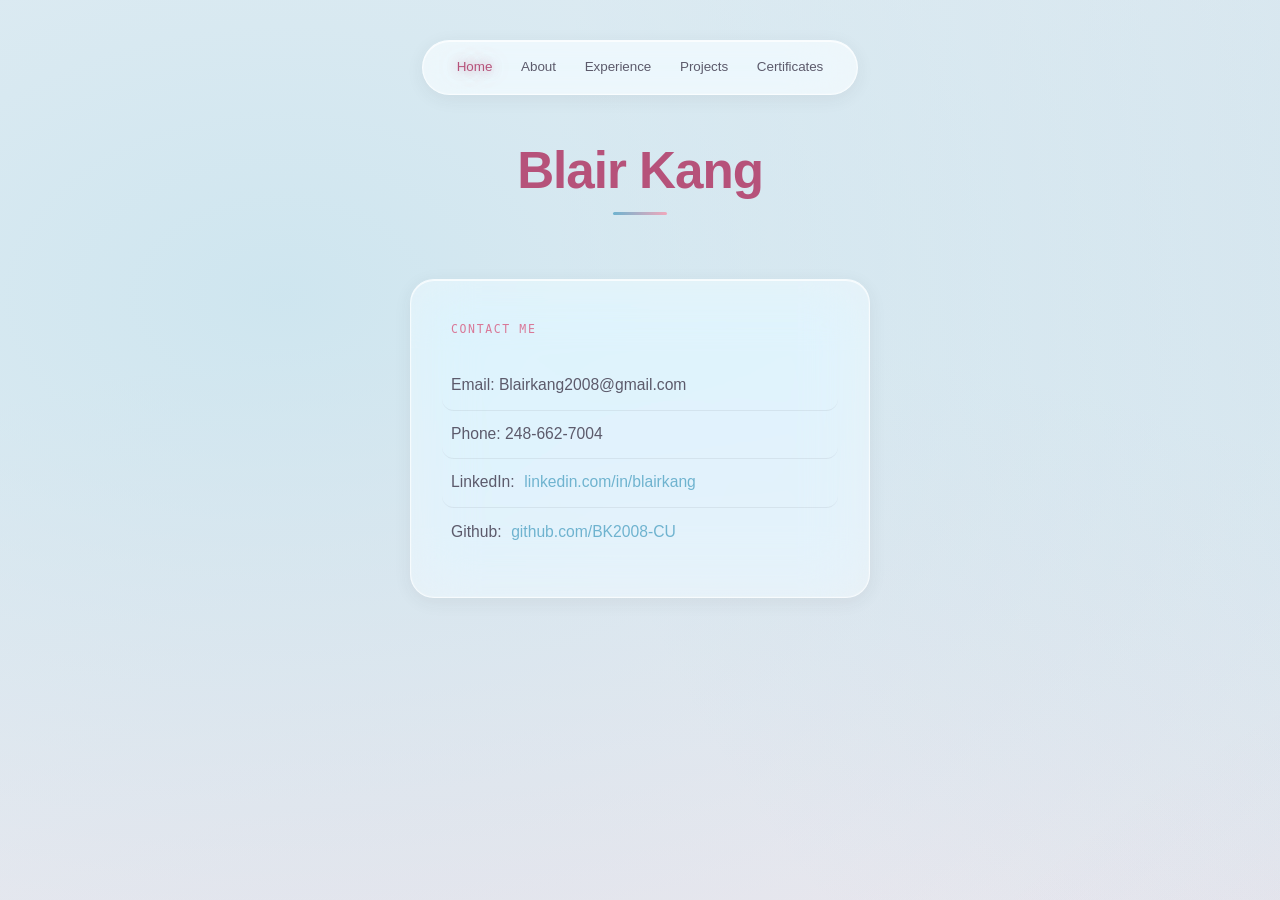
<file: index.html>
<!DOCTYPE html>
<html lang="en">

<head>
    <meta charset="UTF-8">
    <meta name="viewport" content="width=device-width, initial-scale=1.0">
    <title>Blair Kang</title>
    <link rel="stylesheet" href="style.css">
</head>

<body>
    <nav>
        <a href="home.html" class="active">Home</a>
        <a href="about.html">About</a>
        <a href="experience.html">Experience</a>
        <a href="projects.html">Projects</a>
        <a href="certificates.html">Certificates</a>
    </nav>

    <main>
        <h1 class="page-title">Blair Kang</h1>

        <div class="contact-section">
            <h3>Contact Me</h3>
            <p>Email: Blairkang2008@gmail.com</p>
            <p>Phone: 248-662-7004</p>
            <p>LinkedIn: <a href="https://www.linkedin.com/in/blair-kang-431028306/" target="_blank">linkedin.com/in/blairkang</a></p>
            <p>Github: <a href="https://github.com/BK2008-CU" target="_blank">github.com/BK2008-CU</a></p>
        </div>
    </main>
</body>

</html>
</file>
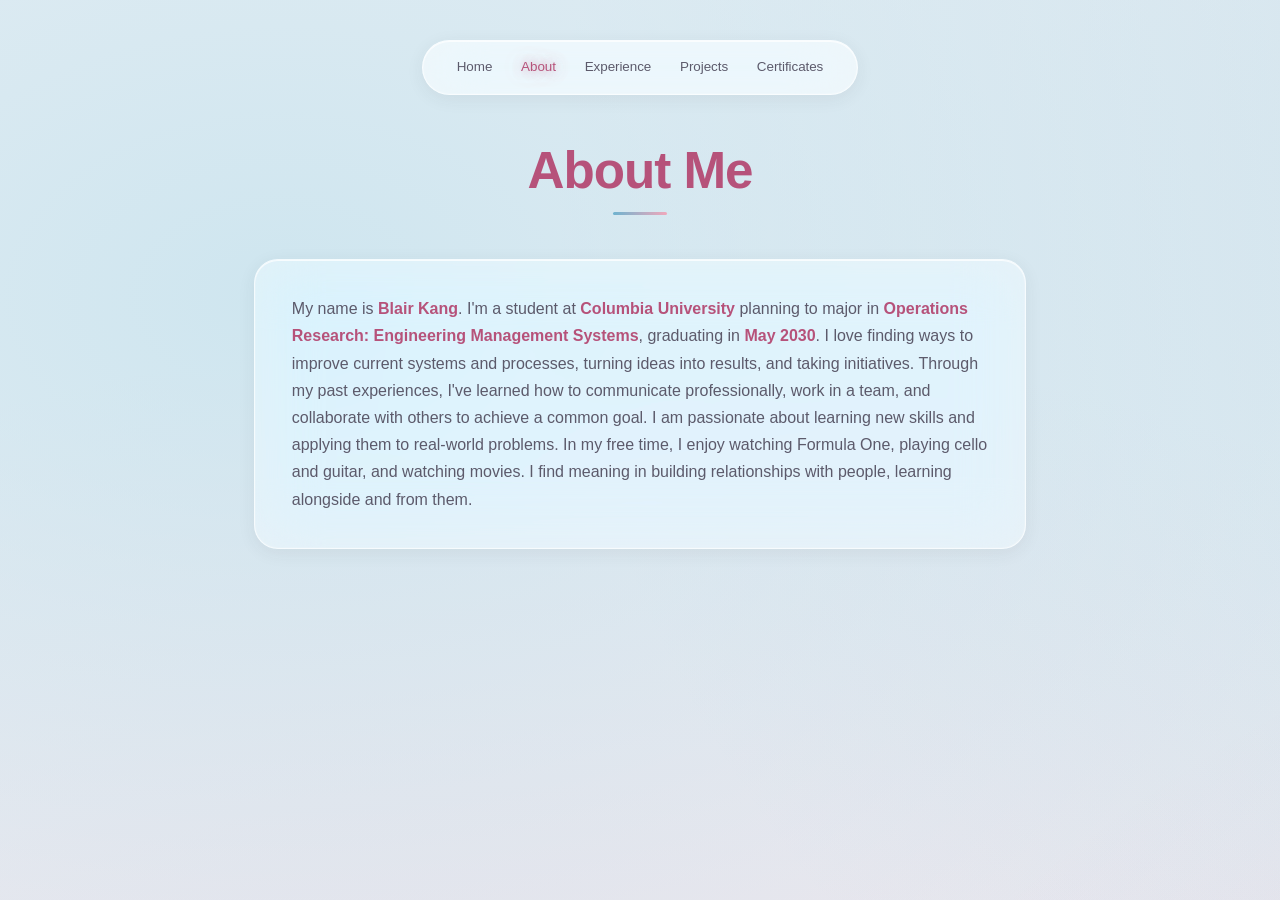
<file: about.html>
<!DOCTYPE html>
<html lang="en">

<head>
    <title>About Me</title>
    <link rel="stylesheet" href="style.css">
</head>

<body>
    <nav>
        <a href="index.html">Home</a>
        <a href="about.html" class="active">About</a>
        <a href="experience.html">Experience</a>
        <a href="projects.html">Projects</a>
        <a href="certificate.html">Certificates</a>
    </nav>

    <main>
        <h1 class="page-title">About Me</h1>

        <div class="about-card">
            <p>
                My name is <strong>Blair Kang</strong>. I'm a student at <strong>Columbia University</strong> planning to major in <strong>Operations Research: Engineering Management Systems</strong>, graduating in <strong>May 2030</strong>. I love finding ways to improve current systems and processes, turning ideas into results, and taking initiatives. Through my past experiences, I've learned how to communicate professionally, work in a team, and collaborate with others to achieve a common goal. I am passionate about learning new skills and applying them to real-world problems. In my free time, I enjoy watching Formula One, playing cello and guitar, and watching movies. I find meaning in building relationships with people, learning alongside and from them.
            </p>
        </div>
    </main>
</body>

</html>
</file>
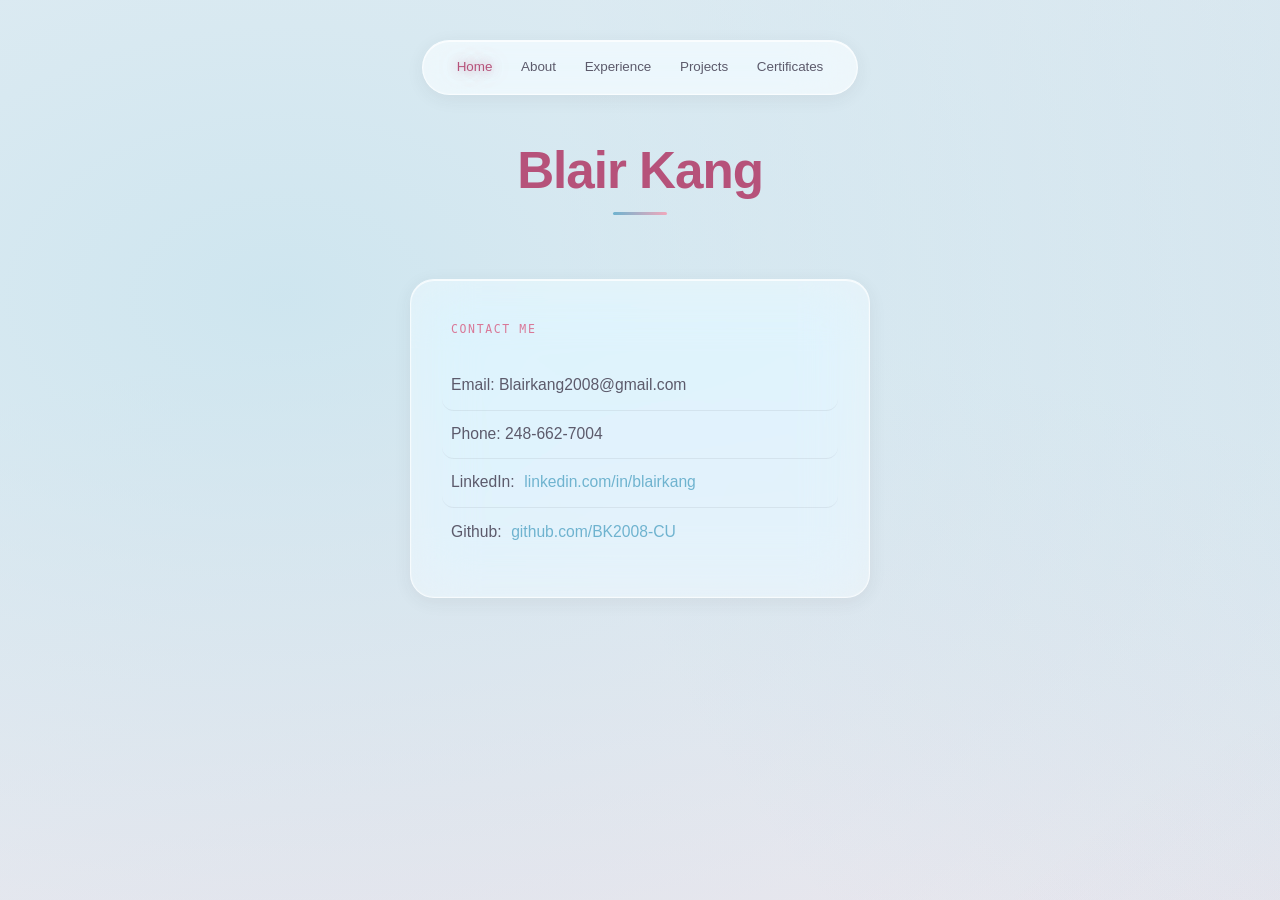
<file: base.html>
<!DOCTYPE html>
<html lang="en">

<head>
    <meta charset="UTF-8">
    <meta name="viewport" content="width=device-width, initial-scale=1.0">
    <title>Blair Kang</title>
    <link rel="stylesheet" href="style.css">
</head>

<body>

    <nav>
        <a href="index.html" class="active">Home</a>
        <a href="about.html">About</a>
        <a href="experience.html">Experience</a>
        <a href="projects.html">Projects</a>
        <a href="certificate.html">Certificates</a>
    </nav>

    <h1 class="page-title">Blair Kang</h1>

    <div class="contact-section">
        <h3>Contact Me</h3>
        <p>Email: Blairkang2008@gmail.com</p>
        <p>Phone: 248-662-7004</p>
        <p>LinkedIn: <a href="https://www.linkedin.com/in/blair-kang-431028306/" target="_blank">linkedin.com/in/blairkang</a></p>
        <p>Github: <a href="https://github.com/BK2008-CU" target="_blank">github.com/BK2008-CU</a></p>
    </div>

</body>

</html>
</file>
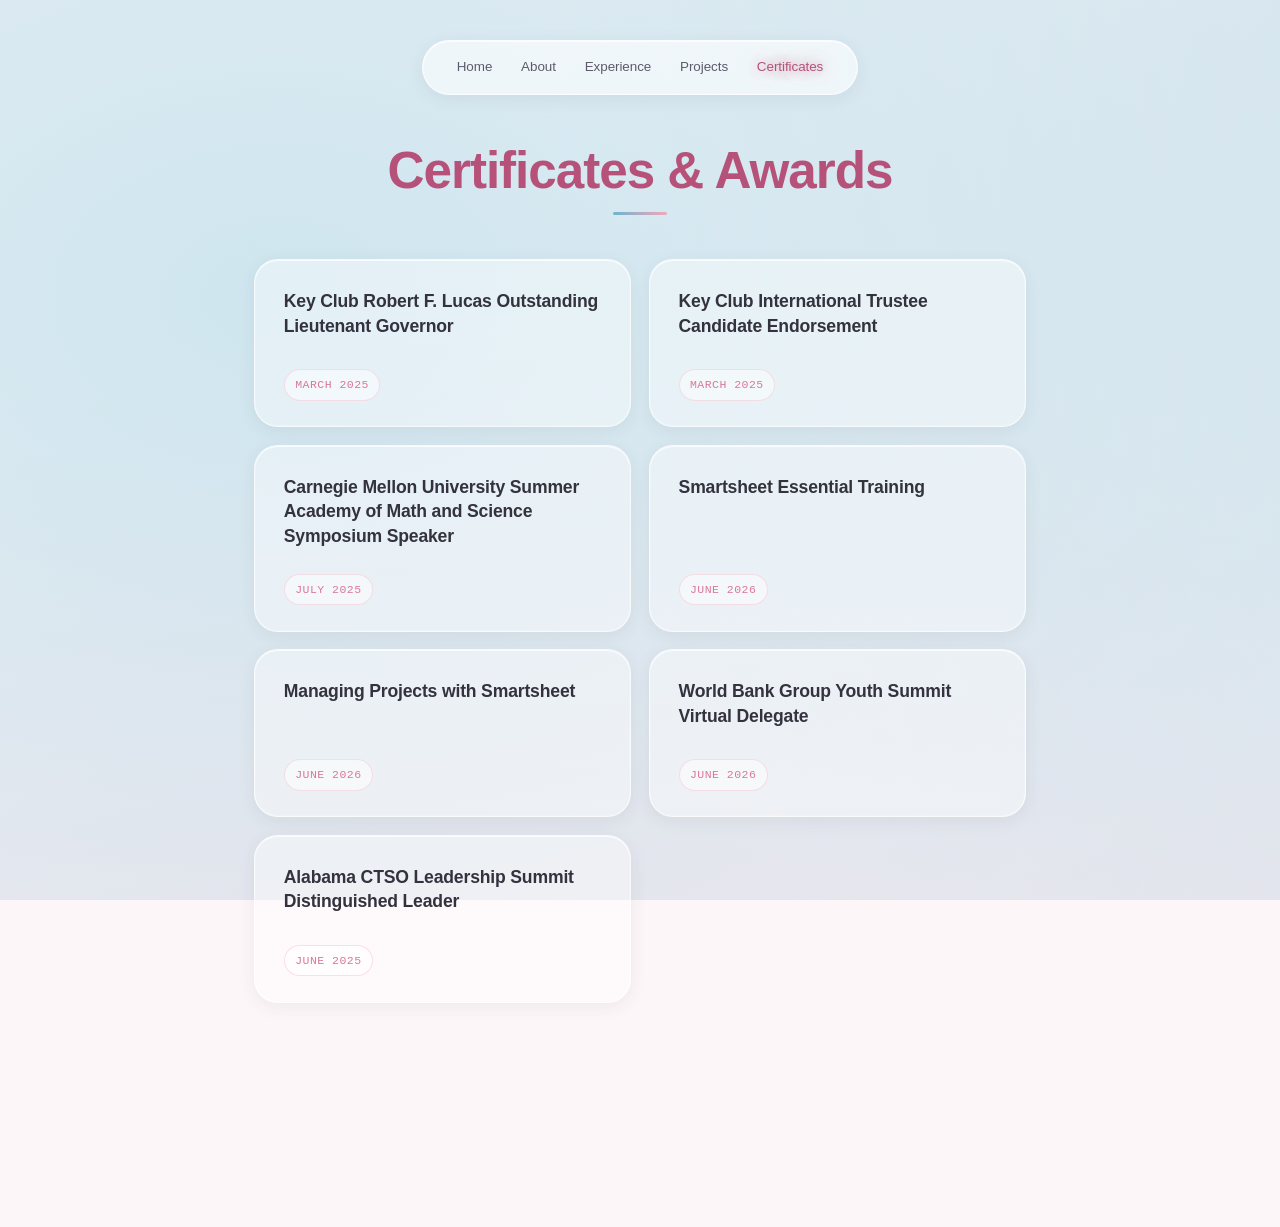
<file: certificate.html>
<!DOCTYPE html>
<html lang="en">

<head>
    <title>Certificate & Awards</title>
    <link rel="stylesheet" href="style.css">
</head>

<body>
    <nav>
        <a href="index.html">Home</a>
        <a href="about.html">About</a>
        <a href="experience.html">Experience</a>
        <a href="projects.html">Projects</a>
        <a href="certificates.html" class="active">Certificates</a>
    </nav>

    <main>
        <h1 class="page-title">Certificates & Awards</h1>

        <div class="certificates-grid">
            <div class="cert-card">
                <h3>Key Club Robert F. Lucas Outstanding Lieutenant Governor</h3>
                <p>March 2025</p>
            </div>

            <div class="cert-card">
                <h3>Key Club International Trustee Candidate Endorsement</h3>
                <p>March 2025</p>
            </div>

            <div class="cert-card">
                <h3>Carnegie Mellon University Summer Academy of Math and Science Symposium Speaker</h3>
                <p>July 2025</p>
            </div>

            <div class="cert-card">
                <h3>Smartsheet Essential Training</h3>
                <p>June 2026</p>
            </div>

            <div class="cert-card">
                <h3>Managing Projects with Smartsheet</h3>
                <p>June 2026</p>
            </div>

            <div class="cert-card">
                <h3>World Bank Group Youth Summit Virtual Delegate</h3>
                <p>June 2026</p>
            </div>

            <div class="cert-card">
                <h3>Alabama CTSO Leadership Summit Distinguished Leader</h3>
                <p>June 2025</p>
            </div>
        </div>
    </main>
</body>

</html>
</file>
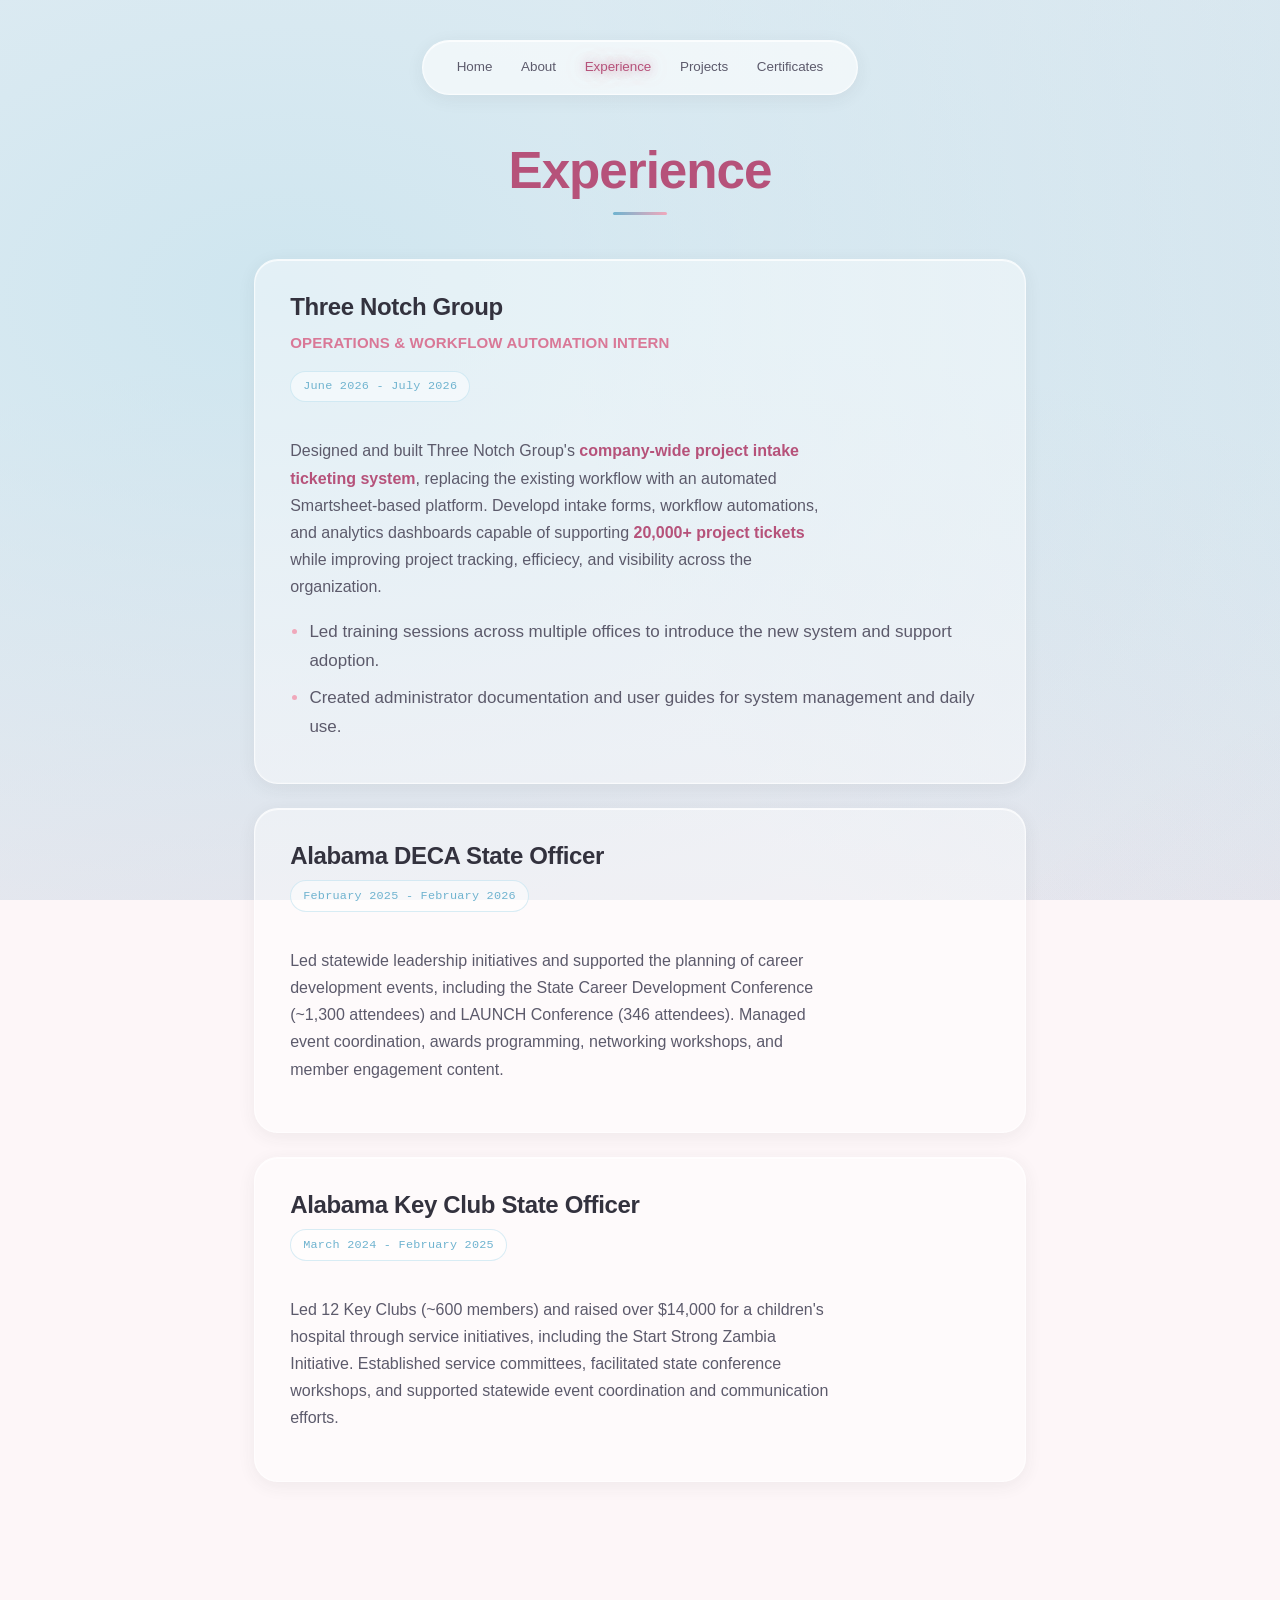
<file: experience.html>
<!DOCTYPE html>
<html lang="en">

<head>
    <title>Experience</title>
    <link rel="stylesheet" href="style.css">
</head>

<body>
    <nav>
        <a href="index.html">Home</a>
        <a href="about.html">About</a>
        <a href="experience.html" class="active">Experience</a>
        <a href="projects.html">Projects</a>
        <a href="certificate.html">Certificates</a>
    </nav>

    <main>
        <h1 class="page-title">Experience</h1>

        <div class="experience">
            <h1>Three Notch Group</h1>
            <h3 class="role">Operations & Workflow Automation Intern</h3>
            <span class="date-badge">June 2026 - July 2026</span>
            <p>Designed and built Three Notch Group's <strong>company-wide project intake ticketing system</strong>,
                replacing the existing workflow with an automated Smartsheet-based platform.
                Developd intake forms, workflow automations, and analytics dashboards capable of
                supporting <strong>20,000+ project tickets</strong> while improving project tracking,
                efficiecy, and visibility across the organization.
            </p>

            <ul>
                <li>Led training sessions across multiple offices to introduce the new system and support adoption.</li>
                <li>Created administrator documentation and user guides for system management and daily use.</li>
            </ul>
        </div>

        <div class="experience">
            <h1>Alabama DECA State Officer</h1>
            <span class="date-badge">February 2025 - February 2026</span>
            <p>Led statewide leadership initiatives and supported the planning of career development events, including the State Career Development Conference (~1,300 attendees) and LAUNCH Conference (346 attendees). Managed event coordination, awards programming, networking workshops, and member engagement content.</p>
        </div>

        <div class="experience">
            <h1>Alabama Key Club State Officer</h1>
            <span class="date-badge">March 2024 - February 2025</span>
            <p>Led 12 Key Clubs (~600 members) and raised over $14,000 for a children's hospital through service initiatives, including the Start Strong Zambia Initiative. Established service committees, facilitated state conference workshops, and supported statewide event coordination and communication efforts.</p>
        </div>
    </main>
</body>

</html>
</file>
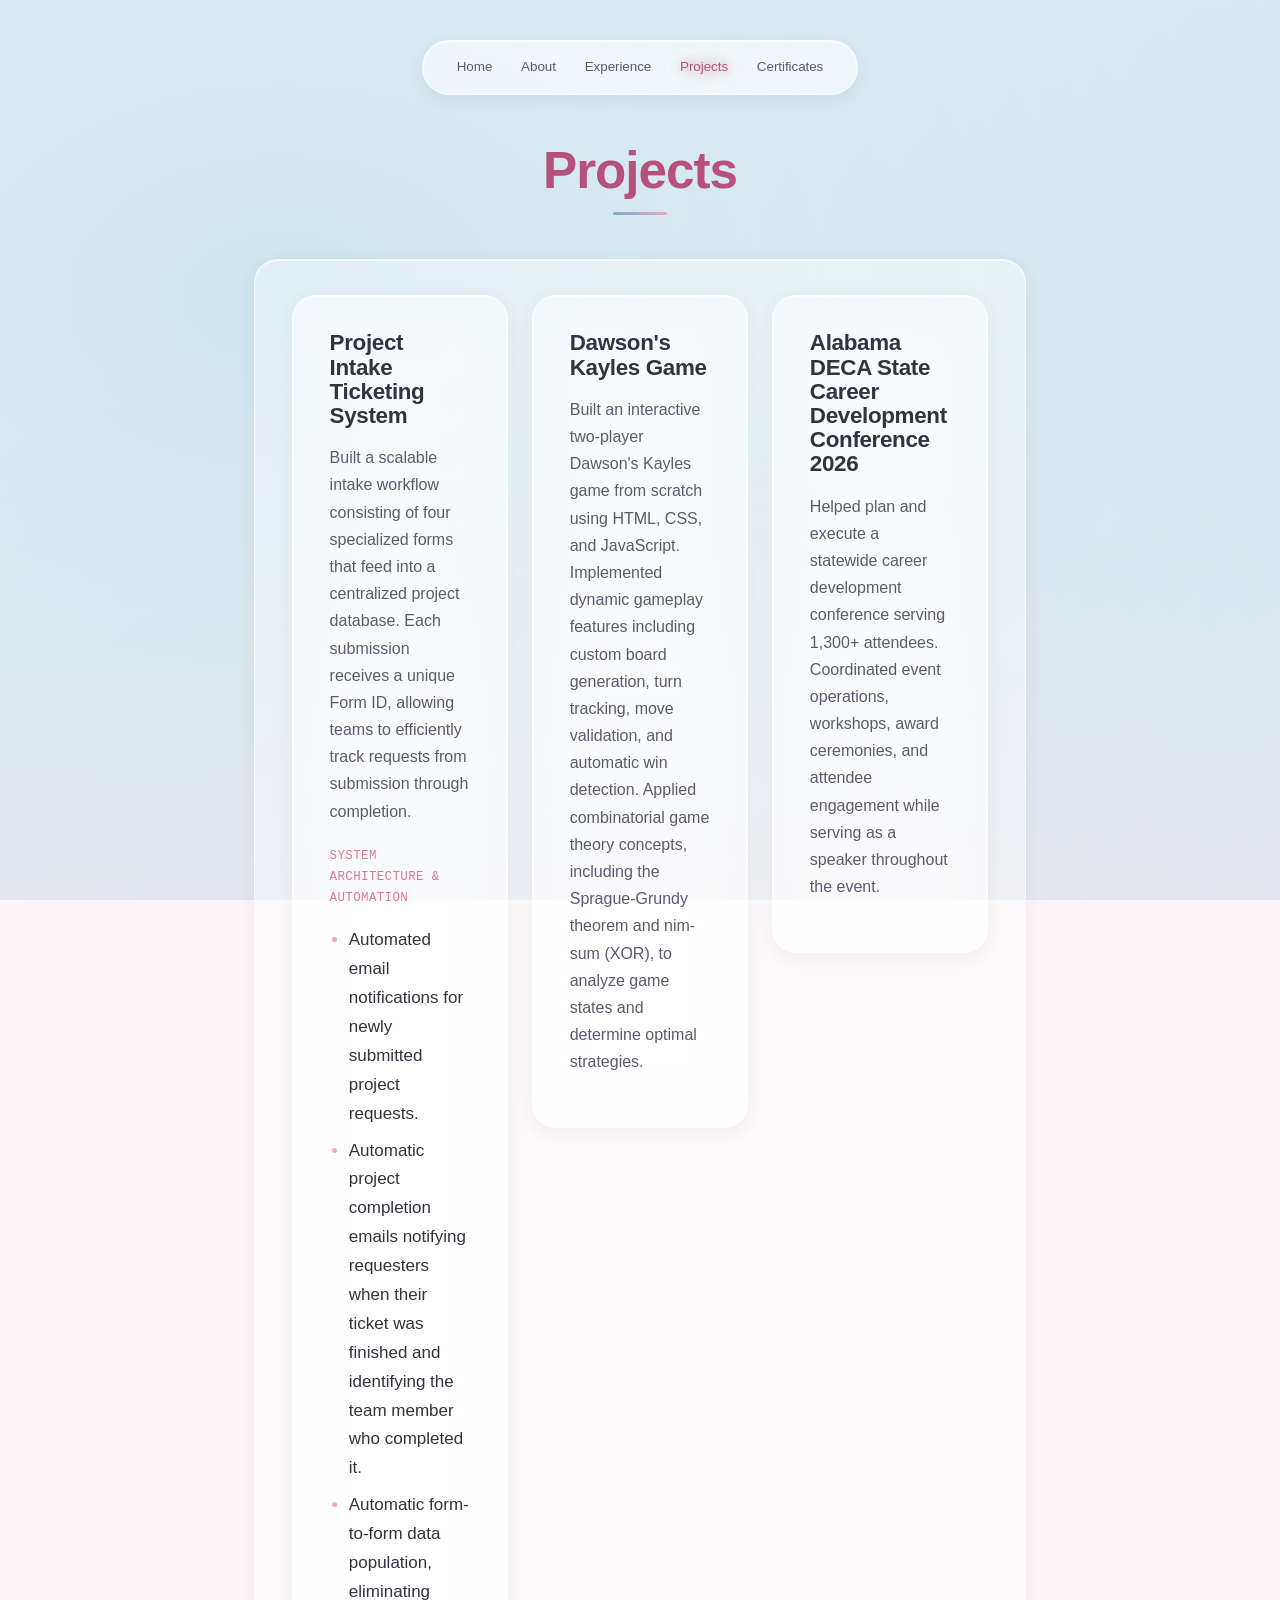
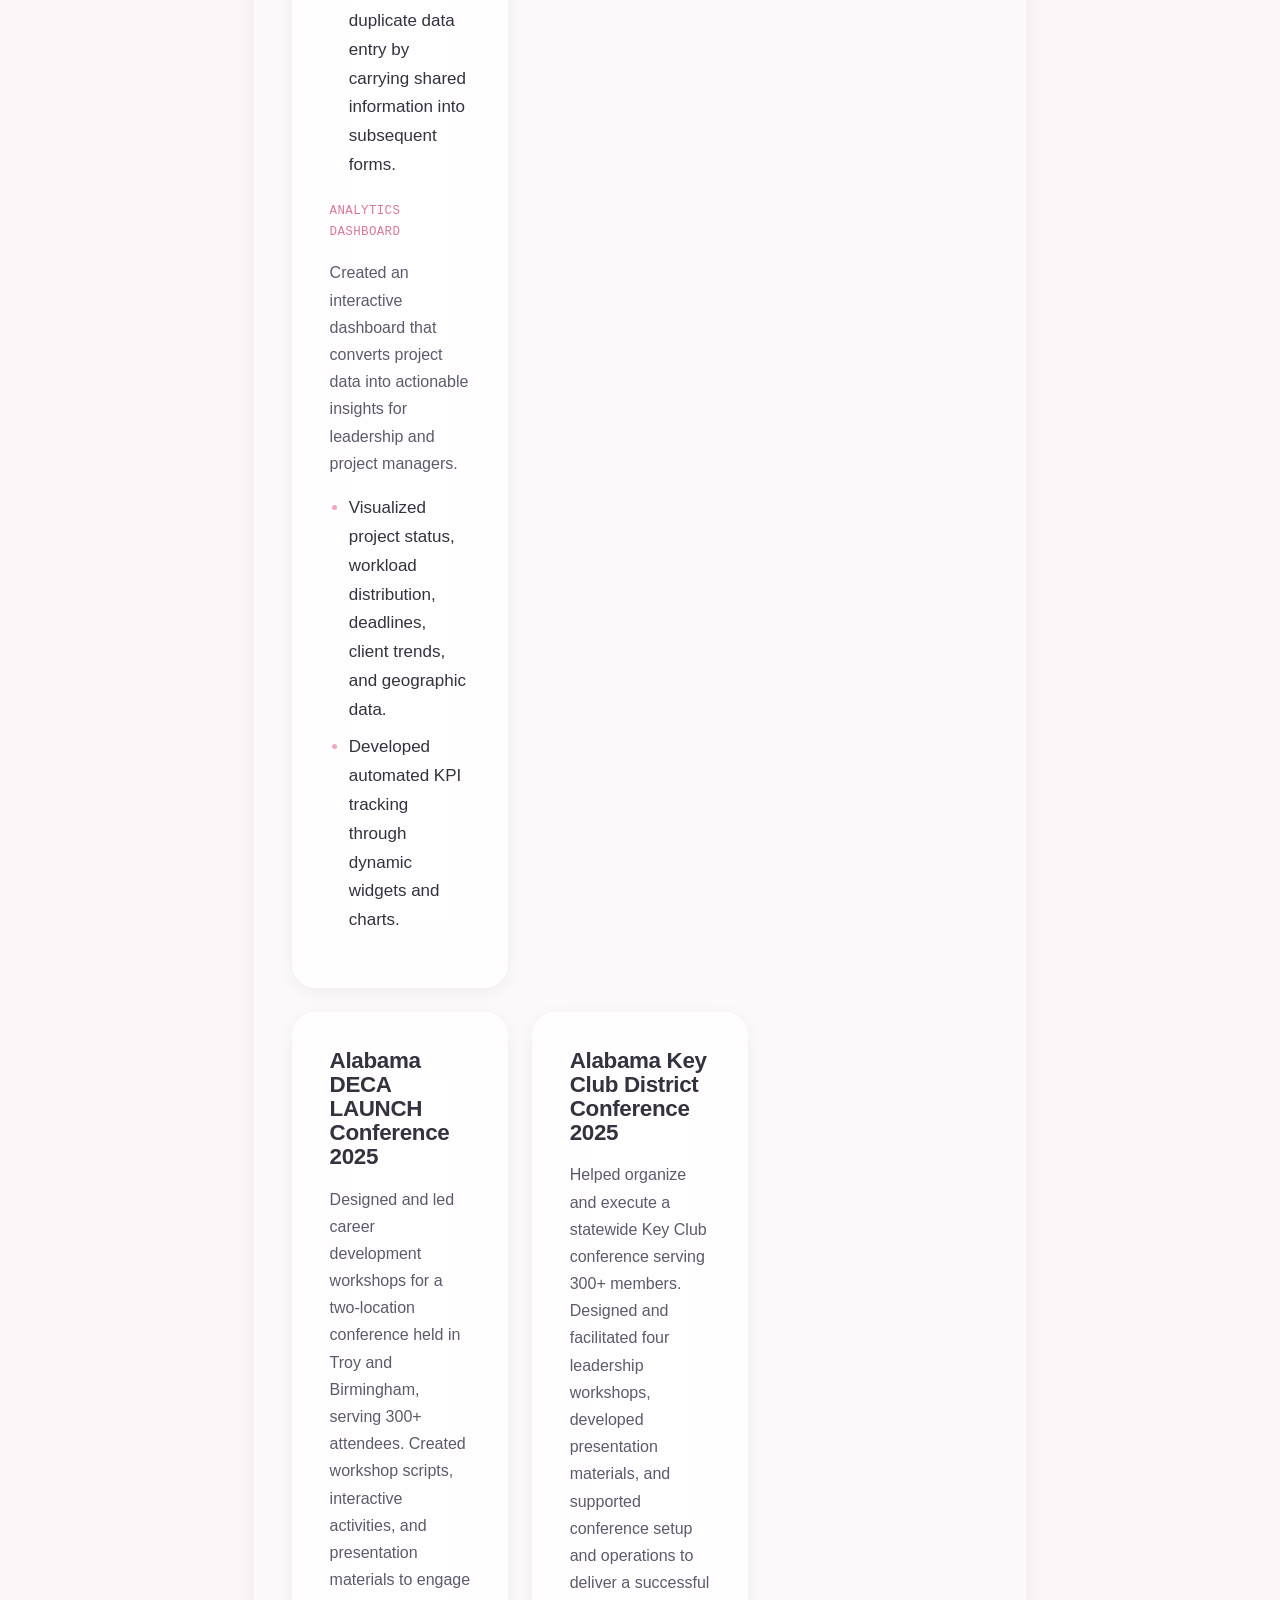
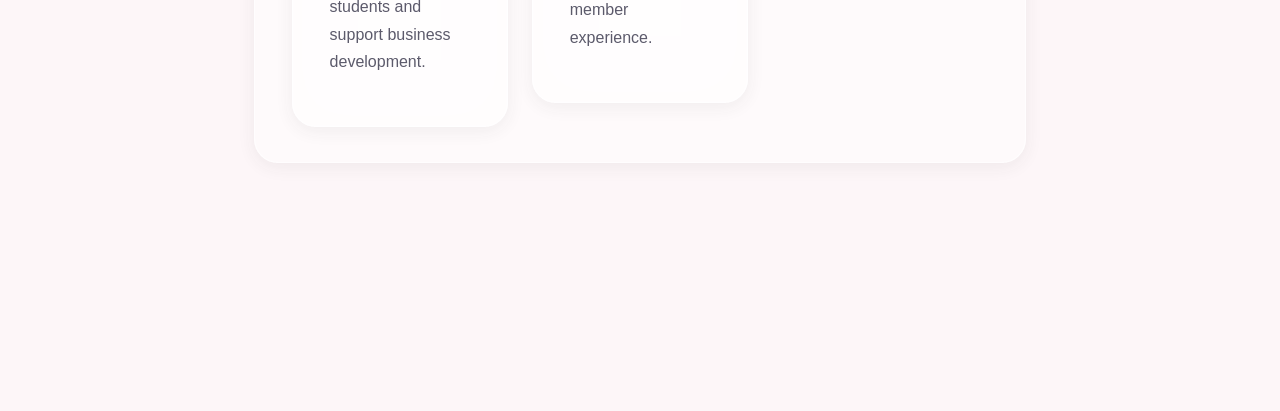
<file: projects.html>
<!DOCTYPE html>
<html lang="en">

<head>
    <title>Projects</title>
    <link rel="stylesheet" href="style.css">
</head>

<body>
    <nav>
        <a href="index.html">Home</a>
        <a href="about.html">About</a>
        <a href="experience.html">Experience</a>
        <a href="projects.html" class="active">Projects</a>
        <a href="certificate.html">Certificates</a>
    </nav>

    <main>
        <h1 class="page-title">Projects</h1>

        <div class="projects-grid">
            <div class="projects">
                <h1>Project Intake Ticketing System</h1>
                <p> Built a scalable intake workflow consisting of four specialized forms that
                    feed into a centralized project database. Each submission receives a unique
                    Form ID, allowing teams to efficiently track requests from submission through
                    completion.
                </p>

                <h3>System Architecture & Automation</h3>
                <ul>
                    <li>Automated email notifications for newly submitted project requests.</li>
                    <li>Automatic project completion emails notifying requesters when their ticket was finished and identifying the team member who completed it.</li>
                    <li>Automatic form-to-form data population, eliminating duplicate data entry by carrying shared information into subsequent forms.</li>
                </ul>

                <h3>Analytics Dashboard</h3>
                <p>Created an interactive dashboard that converts project data into actionable
                    insights for leadership and project managers.
                </p>
                <ul>
                    <li>Visualized project status, workload distribution, deadlines, client trends, and geographic data.</li>
                    <li>Developed automated KPI tracking through dynamic widgets and charts.</li>
                </ul>
            </div>

            <div class="projects">
                <h1>Dawson's Kayles Game</h1>
                <p>Built an interactive two-player Dawson's Kayles game from scratch using
                    HTML, CSS, and JavaScript. Implemented dynamic gameplay features including
                    custom board generation, turn tracking, move validation, and automatic win
                    detection. Applied combinatorial game theory concepts, including the
                    Sprague-Grundy theorem and nim-sum (XOR), to analyze game states and determine
                    optimal strategies.
                </p>
            </div>

            <div class="projects">
                <h1>Alabama DECA State Career Development Conference 2026</h1>
                <p>Helped plan and execute a statewide career development conference serving
                    1,300+ attendees. Coordinated event operations, workshops,
                    award ceremonies, and attendee engagement while serving as a speaker throughout
                    the event.
                </p>
            </div>

            <div class="projects">
                <h1>Alabama DECA LAUNCH Conference 2025</h1>
                <p>Designed and led career development workshops for a two-location conference
                    held in Troy and Birmingham, serving 300+ attendees. Created workshop scripts,
                    interactive activities, and presentation materials to engage students and
                    support business development.
                </p>
            </div>

            <div class="projects">
                <h1>Alabama Key Club District Conference 2025</h1>
                <p>Helped organize and execute a statewide Key Club conference serving 300+ members.
                    Designed and facilitated four leadership workshops, developed presentation
                    materials, and supported conference setup and operations to deliver a successful
                    member experience.
                </p>
            </div>
        </div>
    </main>
</body>

</html>
</file>
<file: style.css>
/* ============================================================
   Blair Kang — Portfolio Stylesheet
   Direction: real glassmorphism on a soft, fixed pastel wash
   (baby blue + blush pink) backdrop that stays put as the page
   scrolls beneath it — content floats over one continuous
   atmosphere instead of a flat color. Motion is graceful and,
   where the browser supports it, tied to scroll position.
   ============================================================ */

@view-transition {
    navigation: auto;
}

::view-transition-old(root),
::view-transition-new(root) {
    animation-duration: 0.6s;
    animation-timing-function: cubic-bezier(0.16, 1, 0.3, 1);
}

@import url('https://fonts.googleapis.com/css2?family=Inter:wght@400;500;600;700;800&family=IBM+Plex+Mono:wght@400;500&display=swap');

:root {
    --cream: #fdf6f8;
    --ink: #33323e;
    --ink-soft: #5c5a6b;
    --muted: #8d8b9c;

    /* pink accents */
    --bronze: #f0a8bb;
    --bronze-deep: #d97897;
    --mauve: #f6cddb;

    /* baby blue accents */
    --mist: #a8d8e8;
    --mist-deep: #6fb3cf;

    /* deeper rose/plum for emphasis — also the single page-title color */
    --burgundy: #b6527a;
    --burgundy-deep: #8a3a5c;

    --glass: rgba(255, 255, 255, 0.42);
    --glass-strong: rgba(255, 255, 255, 0.6);
    --glass-border: rgba(255, 255, 255, 0.65);
    --line: rgba(51, 50, 62, 0.08);

    --glow-bronze: 0 10px 40px rgba(240, 168, 187, 0.35);
    --glow-mist: 0 10px 40px rgba(168, 216, 232, 0.35);
    --glow-burgundy: 0 10px 40px rgba(182, 82, 122, 0.24);
    --shadow-sm: 0 4px 18px rgba(51, 50, 62, 0.07);
    --shadow-lg: 0 26px 60px rgba(51, 50, 62, 0.14);
    --inner-light: inset 0 1px 0 rgba(255, 255, 255, 0.7), inset 0 0 0 1px rgba(255, 255, 255, 0.12);

    --font-display: 'Inter', -apple-system, BlinkMacSystemFont, 'Segoe UI', sans-serif;
    --font-body: 'Inter', -apple-system, BlinkMacSystemFont, 'Segoe UI', sans-serif;
    --font-mono: 'IBM Plex Mono', 'SFMono-Regular', Consolas, monospace;

    --content-width: 900px;
    --radius: 24px;
    --ease: cubic-bezier(0.16, 1, 0.3, 1);
}

* { box-sizing: border-box; }

html {
    scroll-behavior: smooth;
    min-height: 100%;
    background:
        radial-gradient(at 10% 15%, rgba(168, 216, 232, 0.55), transparent 55%),
        radial-gradient(at 88% 10%, rgba(111, 179, 207, 0.4), transparent 55%),
        radial-gradient(at 20% 92%, rgba(240, 168, 187, 0.38), transparent 58%),
        radial-gradient(at 92% 85%, rgba(182, 82, 122, 0.14), transparent 55%),
        var(--cream);
    background-size: 220% 220%;
    background-attachment: fixed;
    animation: wash-drift 34s ease-in-out infinite alternate;
}

@keyframes wash-drift {
    0%   { background-position: 0% 10%; }
    50%  { background-position: 60% 70%; }
    100% { background-position: 20% 100%; }
}

@media (prefers-reduced-motion: reduce) {
    html { animation: none; }
}

body {
    margin: 0;
    position: relative;
    color: var(--ink);
    font-family: var(--font-body);
    font-size: 17px;
    line-height: 1.7;
    -webkit-font-smoothing: antialiased;
    text-rendering: optimizeLegibility;
    animation: rise-in 0.8s var(--ease) both;
    max-width: var(--content-width);
    margin-inline: auto;
    padding: 2.5rem 2rem 7rem;
}

main {
    max-width: var(--content-width);
    margin-inline: auto;
    padding: 0 2rem 7rem;
}

::selection { background: var(--bronze); color: #fff; }

::-webkit-scrollbar { width: 10px; }
::-webkit-scrollbar-track { background: transparent; }
::-webkit-scrollbar-thumb {
    background: linear-gradient(var(--bronze), var(--mist));
    opacity: 0.6;
    border-radius: 8px;
    border: 2px solid transparent;
}

/* ---------- type ---------- */
h1, h2, h3 {
    font-family: var(--font-display);
    color: var(--ink);
    letter-spacing: -0.02em;
    margin: 0 0 0.45em;
}

h1 {
    font-size: clamp(2.4rem, 5vw, 3.4rem);
    font-weight: 700;
    line-height: 1.08;
    color: var(--ink);
}

/* big page header — Home / About / Experience / Projects / Certificates
   one solid accent color, centered so it lines up with the centered
   nav pill above it instead of hugging the left edge of the column,
   with the two-tone underline centered underneath it */
.page-title {
    font-family: var(--font-display);
    font-size: clamp(2.2rem, 5vw, 3.2rem);
    font-weight: 800;
    letter-spacing: -0.02em;
    line-height: 1.08;
    margin: 0 0 2.75rem;
    color: var(--burgundy);
    text-align: center;
}

.page-title::after {
    content: "";
    display: block;
    width: 54px;
    height: 3px;
    margin: 0.85rem auto 0;
    border-radius: 2px;
    background: linear-gradient(90deg, var(--mist-deep), var(--bronze));
}

h3 { font-size: 1.08rem; font-weight: 700; letter-spacing: -0.01em; color: var(--ink); }

p { color: var(--ink-soft); max-width: 62ch; font-size: 1rem; }

strong { color: var(--burgundy); font-weight: 700; }

a {
    color: var(--mist-deep);
    text-decoration: none;
    position: relative;
}

a:not(nav a) {
    background-image: linear-gradient(var(--mist-deep), var(--mist-deep));
    background-size: 0% 1px;
    background-position: 0 100%;
    background-repeat: no-repeat;
    padding-bottom: 1px;
    transition: background-size 0.5s var(--ease), color 0.5s var(--ease);
}

a:not(nav a):hover {
    background-size: 100% 1px;
    color: var(--bronze-deep);
}

/* ---------- nav — floating glass pill ---------- */
nav {
    position: sticky;
    top: 16px;
    z-index: 20;
    display: flex;
    justify-content: center;
    gap: 1.8rem;
    align-items: center;
    width: fit-content;
    margin: 0 auto 3rem;
    padding: 0.95rem 2.1rem;
    background: var(--glass-strong);
    backdrop-filter: blur(28px) saturate(200%);
    -webkit-backdrop-filter: blur(28px) saturate(200%);
    border: 1px solid var(--glass-border);
    border-radius: 999px;
    box-shadow: var(--shadow-sm), var(--inner-light);
    transition: box-shadow 0.5s var(--ease);
}

nav:hover { box-shadow: var(--glow-bronze), var(--inner-light); }

nav a {
    font-size: 0.84rem;
    font-weight: 500;
    letter-spacing: -0.005em;
    color: var(--ink-soft);
    transition: color 0.4s var(--ease);
}

nav a:hover,
nav a.active {
    color: var(--burgundy);
    text-shadow: 0 0 10px rgba(182, 82, 122, 0.5), 0 0 26px rgba(240, 168, 187, 0.45);
}

/* ---------- hero copy ---------- */
body > p:first-of-type,
main > p:first-of-type {
    font-size: 1.32rem;
    line-height: 1.75;
    letter-spacing: -0.01em;
    max-width: 66ch;
    color: var(--ink-soft);
}

/* ---------- shared glass-panel recipe ---------- */
.experience,
.projects,
.cert-card,
.about-card,
main > div:not(.experience):not(.certificates-grid):not(.contact-section):not(.about),
.contact-section {
    position: relative;
    background: var(--glass);
    backdrop-filter: blur(30px) saturate(190%);
    -webkit-backdrop-filter: blur(30px) saturate(190%);
    border: 1px solid var(--glass-border);
    border-radius: var(--radius);
    box-shadow: var(--shadow-sm), var(--inner-light);
    transition: box-shadow 0.6s var(--ease), transform 0.6s var(--ease), border-color 0.6s var(--ease);
}

/* ---------- experience — clean glass cards (no timeline) ---------- */
.experience {
    margin-bottom: 1.5rem;
    padding: 2.1rem 2.2rem;
}

.experience:hover {
    transform: translateY(-5px);
    box-shadow: var(--shadow-lg), var(--glow-bronze), var(--inner-light);
    border-color: rgba(240, 168, 187, 0.45);
}

.experience h1 {
    font-size: 1.5rem;
    letter-spacing: -0.015em;
}

/* role / subtitle line under a card title — e.g. job title */
.role {
    display: block;
    font-weight: 700;
    font-size: 0.94rem;
    letter-spacing: 0.01em;
    text-transform: uppercase;
    color: var(--bronze-deep);
    margin-bottom: 0.9rem;
}

/* date pill — reusable in experience AND project cards. Kept
   visually distinct from both the role label (pink, uppercase)
   and bold/strong text (burgundy) so it never blends in: mono
   font, blue tone, pill shape. */
.date-badge {
    display: inline-block;
    font-family: var(--font-mono);
    font-weight: 500;
    font-size: 0.74rem;
    letter-spacing: 0.02em;
    color: var(--mist-deep);
    background: rgba(255, 255, 255, 0.5);
    border: 1px solid rgba(168, 216, 232, 0.45);
    padding: 0.3rem 0.75rem;
    border-radius: 999px;
    margin: 0 0 1.2rem;
}

.experience ul { margin: 1.1rem 0 0; padding-left: 1.2rem; }
.experience li { margin-bottom: 0.5rem; color: var(--ink-soft); }
.experience li::marker { color: var(--bronze); }

/* ---------- projects — glass cards, 3 per row on desktop ---------- */
.projects,
main > div:not(.experience):not(.certificates-grid):not(.contact-section):not(.about) {
    padding: 2.2rem 2.3rem;
    margin-bottom: 1.5rem;
}

.projects:hover,
.about-card:hover,
main > div:not(.experience):not(.certificates-grid):not(.contact-section):not(.about):hover {
    transform: translateY(-7px);
    box-shadow: var(--shadow-lg), var(--glow-mist), var(--inner-light);
    border-color: rgba(168, 216, 232, 0.55);
}

.projects h1 {
    font-size: 1.4rem;
    letter-spacing: -0.015em;
}

/* centered so an incomplete last row (e.g. 5 cards over 3 columns)
   sits in the middle of the row instead of pinned to the left */
.projects-grid {
    display: grid;
    grid-template-columns: repeat(3, 1fr);
    justify-content: center;
    gap: 1.5rem;
    align-items: start;
}

.projects-grid .projects { margin-bottom: 0; }

.projects h3 {
    font-family: var(--font-mono);
    font-weight: 500;
    font-size: 0.78rem;
    letter-spacing: 0.03em;
    color: var(--bronze-deep);
    text-transform: uppercase;
    margin-top: 1.3rem;
}

.projects ul { padding-left: 1.2rem; }
.projects li { margin-bottom: 0.5rem; }
.projects li::marker { color: var(--bronze); }

/* ---------- certificates — grouped glass card grid ---------- */
.certificates-grid {
    display: grid;
    grid-template-columns: repeat(auto-fit, minmax(250px, 1fr));
    justify-content: center;
    gap: 1.1rem;
}

.cert-card {
    padding: 1.8rem 1.8rem 1.6rem;
    display: flex;
    flex-direction: column;
    justify-content: space-between;
    gap: 1.1rem;
    min-height: 168px;
}

.cert-card:hover {
    transform: translateY(-6px);
    box-shadow: var(--shadow-lg), var(--glow-burgundy), var(--inner-light);
    border-color: rgba(182, 82, 122, 0.32);
}

.cert-card h3 {
    font-size: 1.1rem;
    font-weight: 700;
    letter-spacing: -0.01em;
    line-height: 1.4;
    color: var(--ink);
}

.cert-card p {
    display: inline-flex;
    align-self: flex-start;
    font-family: var(--font-mono);
    font-size: 0.72rem;
    letter-spacing: 0.04em;
    text-transform: uppercase;
    color: var(--bronze-deep);
    background: rgba(255, 255, 255, 0.5);
    border: 1px solid rgba(240, 168, 187, 0.35);
    padding: 0.3rem 0.65rem;
    border-radius: 999px;
    margin: 0;
}

/* ---------- about — glass card around the bio paragraph, same
   recipe + hover lift as the project cards ---------- */
.about-card {
    padding: 2.2rem 2.3rem;
    margin-top: 0.5rem;
}

.about-card p {
    max-width: none;
    margin: 0;
}

/* ---------- contact / home — a single narrow card, centered
   on its own (unlike the full-width cards above) ---------- */
.contact-section {
    padding: 2.5rem 2.5rem;
    max-width: 460px;
    margin: 4rem auto;
}

.contact-section h3 {
    font-family: var(--font-mono);
    font-weight: 500;
    font-size: 0.72rem;
    letter-spacing: 0.14em;
    text-transform: uppercase;
    color: var(--bronze-deep);
    margin-bottom: 1.4rem;
}

.contact-section p {
    display: flex;
    gap: 0.6rem;
    padding: 0.65rem 0.55rem;
    margin: 0 -0.55rem;
    border-radius: 12px;
    border-bottom: 1px solid var(--line);
    font-size: 0.98rem;
    transition: background 0.4s var(--ease);
}

.contact-section p:last-child { border-bottom: none; }
.contact-section p:hover { background: rgba(240, 168, 187, 0.15); }

/* ---------- motion on load (universal fallback) ---------- */
@keyframes rise-in {
    from { opacity: 0; transform: translateY(14px); }
    to   { opacity: 1; transform: translateY(0); }
}

.experience,
.projects,
.cert-card,
.about-card,
main > div:not(.certificates-grid):not(.contact-section):not(.about) {
    animation: rise-in 0.7s var(--ease) both;
}
.experience:nth-of-type(2), .projects:nth-of-type(2), .cert-card:nth-child(2) { animation-delay: 0.06s; }
.experience:nth-of-type(3), .projects:nth-of-type(3), .cert-card:nth-child(3) { animation-delay: 0.12s; }
.experience:nth-of-type(4), .projects:nth-of-type(4), .cert-card:nth-child(4) { animation-delay: 0.18s; }
.cert-card:nth-child(5) { animation-delay: 0.24s; }
.cert-card:nth-child(6) { animation-delay: 0.3s; }
.cert-card:nth-child(7) { animation-delay: 0.36s; }

/* ---------- motion tied to scroll position (progressive
   enhancement — Chrome/Edge today, ignored elsewhere) ---------- */
@supports (animation-timeline: view()) {
    .experience,
    .projects,
    .cert-card,
    .about-card,
    main > div:not(.certificates-grid):not(.contact-section):not(.about) {
        animation: fade-up-view linear both;
        animation-timeline: view();
        animation-range: entry 0% cover 30%;
        animation-delay: 0s;
    }
}

@keyframes fade-up-view {
    from { opacity: 0.65; transform: translateY(8px) scale(0.98); }
    to   { opacity: 1; transform: translateY(0) scale(1); }
}

@media (prefers-reduced-motion: reduce) {
    *, *::before, *::after {
        animation-duration: 0.001ms !important;
        transition-duration: 0.001ms !important;
        scroll-behavior: auto !important;
    }
}

/* ---------- focus (accessibility) ---------- */
a:focus-visible,
nav a:focus-visible {
    outline: 2px solid var(--bronze-deep);
    outline-offset: 3px;
    border-radius: 3px;
}

/* ---------- responsive ---------- */
@media (max-width: 900px) {
    .projects-grid {
        grid-template-columns: repeat(2, 1fr);
    }
}

@media (max-width: 640px) {
    body { padding: 2rem 1.3rem 4.5rem; }
    main { padding: 0 1.3rem 4.5rem; }
    nav { flex-wrap: wrap; gap: 1rem 1.2rem; padding: 0.9rem 1.4rem; top: 10px; }
    h1 { font-size: 2rem; }
    .experience { padding: 1.6rem 1.5rem; }
    .projects, main > div { padding: 1.6rem 1.6rem; }
    .projects-grid { grid-template-columns: 1fr; }
    .certificates-grid { grid-template-columns: 1fr; }
    body > p:first-of-type, main > p:first-of-type { font-size: 1.12rem; }
}
</file>
